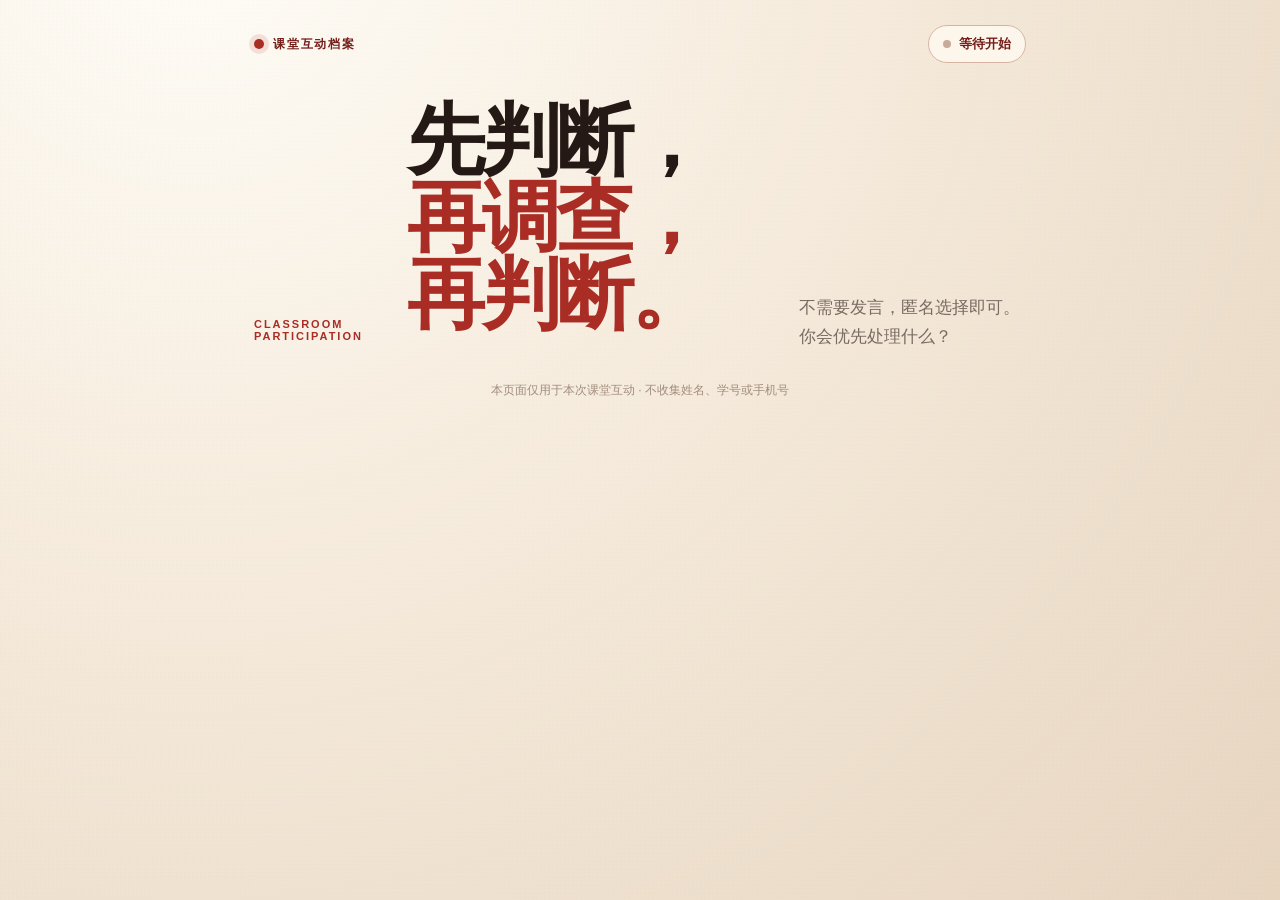
<file: index.html>
<!doctype html><html lang="zh-CN"><head><meta charset="utf-8"><meta name="viewport" content="width=device-width,initial-scale=1"><title>课堂互动｜先判断，再调查，再判断</title><link rel="stylesheet" href="./style.css"><script src="./config.js"></script></head><body class="participant-page"><main class="shell participant-shell"><header class="site-header"><div class="brand-mark"><span class="brand-dot"></span><span>课堂互动档案</span></div><div id="phaseBadge" class="phase-badge"><span class="phase-dot"></span>等待开始</div></header><section class="hero hero-participant"><p class="eyebrow">CLASSROOM PARTICIPATION</p><h1>先判断，<br><em>再调查，再判断。</em></h1><p class="hero-copy">不需要发言，匿名选择即可。你会优先处理什么？</p></section><div id="app"></div><footer class="site-footer">本页面仅用于本次课堂互动 · 不收集姓名、学号或手机号</footer></main><script type="module" src="./participant.js"></script></body></html>
</file>
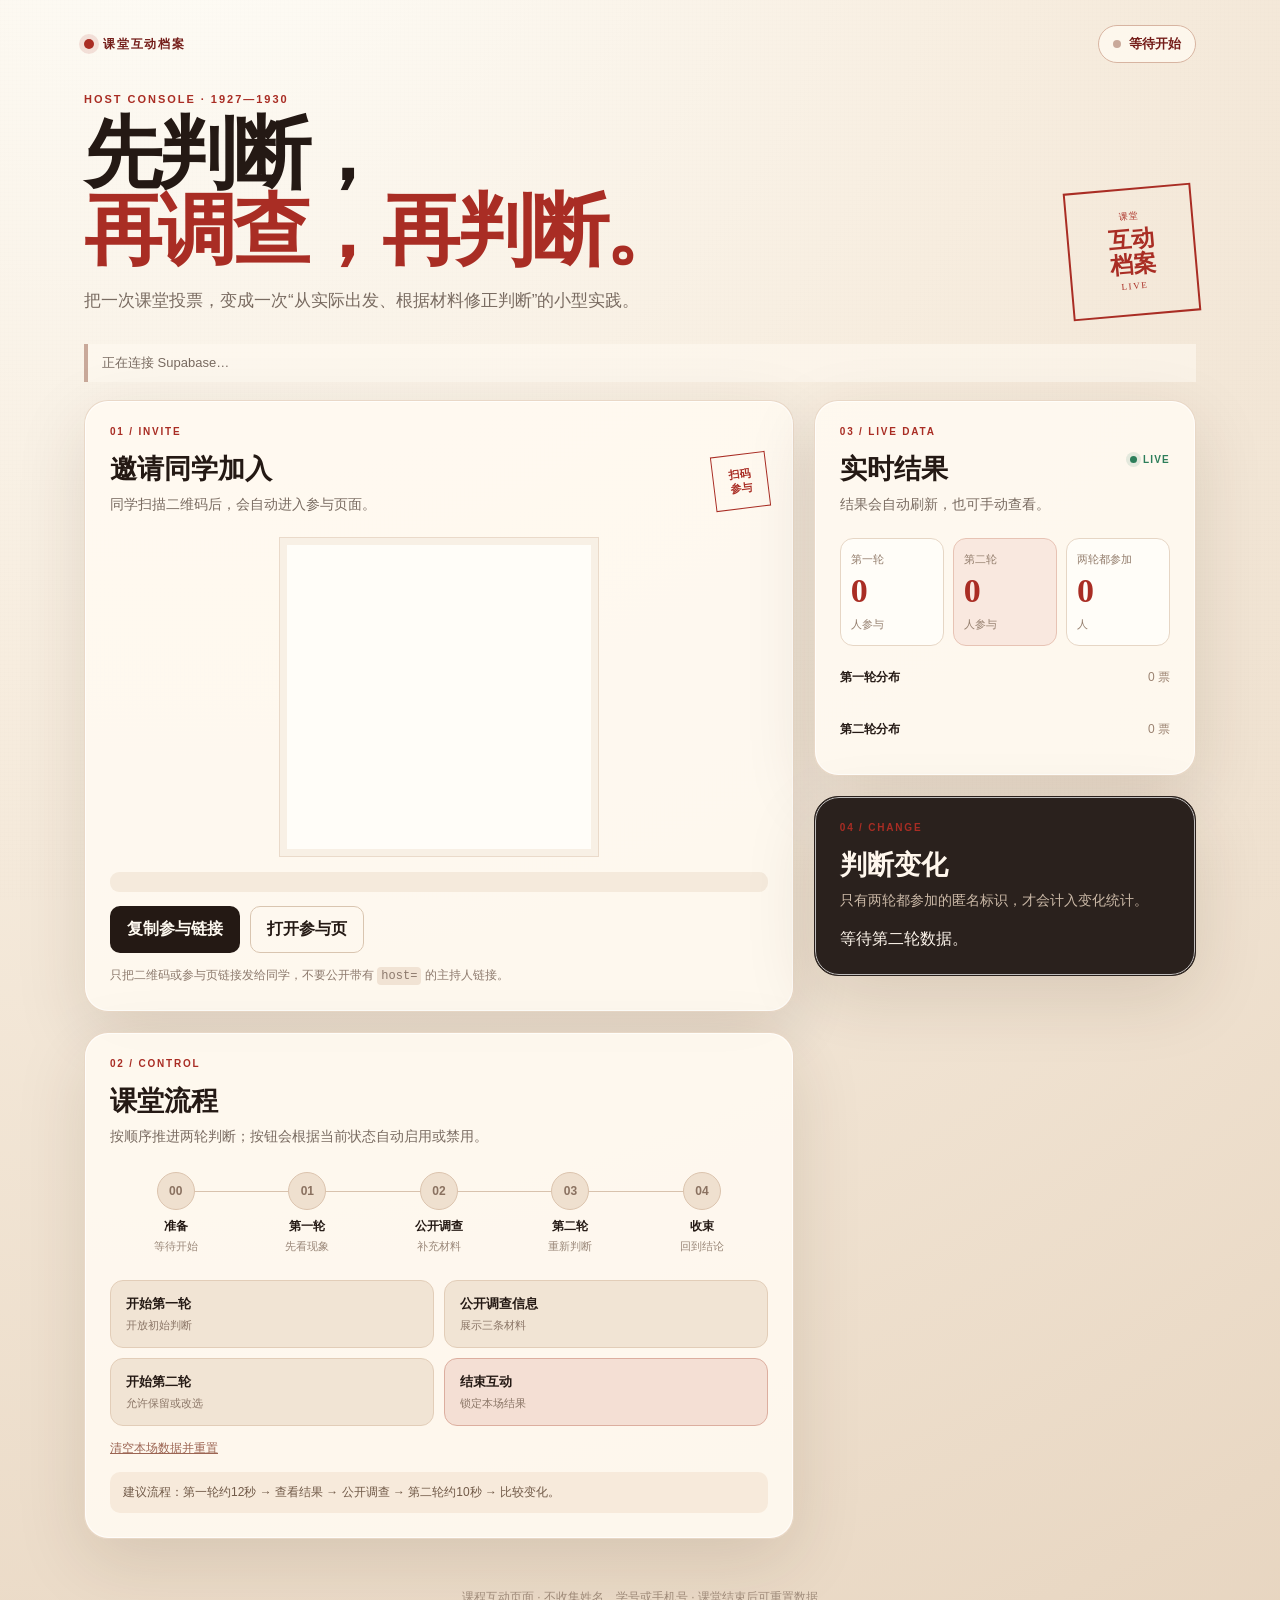
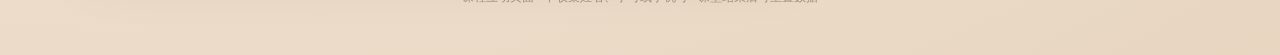
<file: admin.html>
<!doctype html>
<html lang="zh-CN">
<head>
<meta charset="utf-8"><meta name="viewport" content="width=device-width,initial-scale=1">
<title>主持人控制台｜先判断，再调查，再判断</title>
<link rel="stylesheet" href="./style.css"><script src="./config.js"></script>
<script src="./vendor/qrcode.min.js"></script>
</head>
<body class="admin-page"><main class="shell">
<header class="site-header"><div class="brand-mark"><span class="brand-dot"></span><span>课堂互动档案</span></div><div id="phaseBadge" class="phase-badge"><span class="phase-dot"></span>等待开始</div></header>
<section class="hero hero-admin"><div><p class="eyebrow">HOST CONSOLE · 1927—1930</p><h1>先判断，<br><em>再调查，再判断。</em></h1><p class="hero-copy">把一次课堂投票，变成一次“从实际出发、根据材料修正判断”的小型实践。</p></div><div class="hero-stamp"><span>课堂</span><strong>互动<br>档案</strong><span>LIVE</span></div></section>
<div id="connection" class="connection-bar">正在连接 Supabase…</div>
<section class="admin-layout"><div class="main-column">
<section class="paper-card qr-card"><div class="section-kicker">01 / INVITE</div><div class="card-heading"><div><h2>邀请同学加入</h2><p>同学扫描二维码后，会自动进入参与页面。</p></div><span class="red-seal">扫码<br>参与</span></div><div class="qr-stage"><div id="qr"></div></div><div id="participantUrl" class="share-url"></div><div class="button-row"><button id="copy" class="button button-dark">复制参与链接</button><button id="open" class="button button-outline">打开参与页</button></div><p class="microcopy">只把二维码或参与页链接发给同学，不要公开带有 <code>host=</code> 的主持人链接。</p></section>
<section class="paper-card flow-card"><div class="section-kicker">02 / CONTROL</div><div class="card-heading"><div><h2>课堂流程</h2><p>按顺序推进两轮判断；按钮会根据当前状态自动启用或禁用。</p></div></div><div class="flow-steps"><div class="flow-line"></div><div class="flow-step" data-step="waiting"><span>00</span><b>准备</b><small>等待开始</small></div><div class="flow-step" data-step="round1"><span>01</span><b>第一轮</b><small>先看现象</small></div><div class="flow-step" data-step="revealed"><span>02</span><b>公开调查</b><small>补充材料</small></div><div class="flow-step" data-step="round2"><span>03</span><b>第二轮</b><small>重新判断</small></div><div class="flow-step" data-step="closed"><span>04</span><b>收束</b><small>回到结论</small></div></div><div class="control-grid"><button class="control-button" data-action="start"><span>开始第一轮</span><small>开放初始判断</small></button><button class="control-button" data-action="reveal"><span>公开调查信息</span><small>展示三条材料</small></button><button class="control-button" data-action="round2"><span>开始第二轮</span><small>允许保留或改选</small></button><button class="control-button control-end" data-action="close"><span>结束互动</span><small>锁定本场结果</small></button></div><button class="reset-link" data-action="reset">清空本场数据并重置</button><div id="controlMessage" class="inline-message">建议流程：第一轮约12秒 → 查看结果 → 公开调查 → 第二轮约10秒 → 比较变化。</div></section>
</div><aside class="side-column"><section class="paper-card live-card"><div class="section-kicker">03 / LIVE DATA</div><div class="card-heading"><div><h2>实时结果</h2><p>结果会自动刷新，也可手动查看。</p></div><span class="live-pill"><i></i> LIVE</span></div><div class="metric-grid"><div class="metric"><small>第一轮</small><strong id="t1">0</strong><span>人参与</span></div><div class="metric metric-accent"><small>第二轮</small><strong id="t2">0</strong><span>人参与</span></div><div class="metric"><small>两轮都参加</small><strong id="paired">0</strong><span>人</span></div></div><div class="result-block"><div class="result-title"><b>第一轮分布</b><span id="total1">0 票</span></div><div id="bars1" class="bars"></div></div><div class="result-block"><div class="result-title"><b>第二轮分布</b><span id="total2">0 票</span></div><div id="bars2" class="bars"></div></div></section><section class="paper-card change-card"><div class="section-kicker">04 / CHANGE</div><h2>判断变化</h2><p>只有两轮都参加的匿名标识，才会计入变化统计。</p><div id="moves" class="change-summary">等待第二轮数据。</div></section></aside></section><footer class="site-footer">课程互动页面 · 不收集姓名、学号或手机号 · 课堂结束后可重置数据</footer></main><script type="module" src="./admin.js"></script></body></html>
</file>
<file: style.css>
:root{--ink:#241914;--muted:#796b61;--red:#a92d24;--red-deep:#741d19;--paper:#fffaf1;--paper2:#fffdf8;--cream:#f2e5d2;--line:#decdbb;--green:#2d7e5a;--shadow:0 22px 70px rgba(65,35,18,.13)}*{box-sizing:border-box}html{min-height:100%;background:#e9dccb}body{margin:0;color:var(--ink);font-family:-apple-system,BlinkMacSystemFont,"PingFang SC","Microsoft YaHei",sans-serif;background:radial-gradient(circle at 15% -10%,#fffef9 0,#f7eddf 40%,#e7d5c0 100%);min-height:100vh}body:before{content:"";position:fixed;inset:0;pointer-events:none;opacity:.18;background-image:linear-gradient(rgba(100,50,20,.04) 1px,transparent 1px),linear-gradient(90deg,rgba(100,50,20,.025) 1px,transparent 1px);background-size:4px 4px}.shell{max-width:1160px;margin:0 auto;padding:25px 24px 50px;position:relative}.site-header{display:flex;align-items:center;justify-content:space-between;margin-bottom:30px}.brand-mark{font-size:12px;letter-spacing:.15em;text-transform:uppercase;font-weight:900;color:var(--red-deep);display:flex;align-items:center;gap:9px}.brand-dot{width:10px;height:10px;border-radius:50%;background:var(--red);box-shadow:0 0 0 5px rgba(169,45,36,.12)}.phase-badge{display:inline-flex;align-items:center;gap:8px;border:1px solid #d7b4a1;border-radius:999px;padding:9px 14px;background:rgba(255,250,241,.78);font-size:13px;font-weight:800;color:var(--red-deep)}.phase-dot{width:8px;height:8px;border-radius:50%;background:#c9a99a}.hero{display:flex;align-items:flex-end;justify-content:space-between;gap:30px;margin:12px 0 28px}.hero h1{font-family:Georgia,"Songti SC",serif;font-size:clamp(40px,7vw,78px);line-height:.99;letter-spacing:-.045em;margin:9px 0 18px;font-weight:900}.hero h1 em{color:var(--red);font-style:normal}.eyebrow{font-size:11px;letter-spacing:.18em;text-transform:uppercase;font-weight:900;color:var(--red);margin:0 0 10px}.hero-copy{max-width:620px;color:var(--muted);font-size:17px;line-height:1.7;margin:0}.hero-stamp{width:128px;height:128px;border:2px solid var(--red);color:var(--red);transform:rotate(-5deg);display:flex;flex-direction:column;align-items:center;justify-content:center;gap:5px;line-height:1.1;text-align:center;font-family:Georgia,"Songti SC",serif}.hero-stamp strong{font-size:23px}.hero-stamp span{font-size:9px;letter-spacing:.18em}.connection-bar{border-left:4px solid #c9a99a;background:rgba(255,250,241,.58);padding:10px 14px;color:var(--muted);font-size:13px;margin:0 0 18px}.connection-bar.good{border-color:var(--green);color:#296648}.connection-bar.warn{border-color:#b97922;color:#7f551a}.connection-bar.error{border-color:var(--red);color:var(--red-deep)}.admin-layout{display:grid;grid-template-columns:minmax(0,1.3fr) minmax(330px,.7fr);gap:20px}.paper-card{background:rgba(255,250,241,.9);border:1px solid rgba(177,131,94,.28);border-radius:24px;box-shadow:var(--shadow);padding:25px;margin-bottom:20px;position:relative;overflow:hidden}.paper-card:after{content:"";position:absolute;inset:0;pointer-events:none;border:1px solid rgba(255,255,255,.7);border-radius:24px}.section-kicker{font-size:10px;letter-spacing:.18em;color:var(--red);font-weight:900;margin-bottom:17px}.card-heading{display:flex;justify-content:space-between;gap:20px;align-items:flex-start}.card-heading h2,.paper-card h2{font-family:Georgia,"Songti SC",serif;font-size:27px;margin:0 0 8px;line-height:1.15}.card-heading p,.paper-card p{color:var(--muted);font-size:14px;line-height:1.6;margin:0}.red-seal{width:55px;height:55px;border:1.5px solid var(--red);color:var(--red);font-size:11px;font-weight:900;line-height:1.2;display:flex;justify-content:center;align-items:center;text-align:center;transform:rotate(-7deg)}.qr-stage{margin:21px auto 15px;width:min(320px,100%);aspect-ratio:1;background:#fffdf8;border:1px solid #eadaca;padding:14px;display:flex;align-items:center;justify-content:center;box-shadow:inset 0 0 0 7px #f8f0e5}.qr-stage #qr{line-height:0}.qr-stage canvas,.qr-stage img{max-width:100%;height:auto;display:block}.share-url{background:#f5eadc;border-radius:9px;padding:10px 12px;word-break:break-all;color:#6b5544;font:12px ui-monospace,SFMono-Regular,Menlo,monospace}.button-row,.actions{display:flex;flex-wrap:wrap;gap:10px;margin-top:14px}.button{font:inherit;cursor:pointer;border-radius:10px;padding:12px 16px;font-weight:850;border:1px solid transparent;transition:.16s}.button:hover{transform:translateY(-1px)}.button-dark{background:var(--ink);color:#fffaf1}.button-outline{background:transparent;color:var(--ink);border-color:#d9c5b0}.microcopy{font-size:12px!important;color:#8c796c!important;margin-top:13px!important}.microcopy code{background:#f1e3d4;padding:2px 4px;border-radius:4px}.flow-steps{display:grid;grid-template-columns:repeat(5,1fr);position:relative;margin:25px 0 26px}.flow-line{position:absolute;left:8%;right:8%;top:19px;height:1px;background:#d8c2ad}.flow-step{text-align:center;position:relative;z-index:1}.flow-step span{display:flex;margin:0 auto 8px;align-items:center;justify-content:center;width:38px;height:38px;border-radius:50%;background:#efe0cf;border:1px solid #dbc3ad;color:#8a7160;font-weight:900;font-size:12px}.flow-step b{display:block;font-size:12px}.flow-step small{display:block;color:#9a8779;font-size:11px;margin-top:4px}.flow-step.current span{background:var(--red);border-color:var(--red);color:#fff}.flow-step.current b{color:var(--red)}.flow-step.done span{background:#dcecdf;border-color:#98c0a4;color:#286346}.control-grid{display:grid;grid-template-columns:repeat(2,1fr);gap:10px}.control-button{background:#f1e4d4;border:1px solid #e2cdb8;border-radius:13px;padding:14px 15px;text-align:left;cursor:pointer;color:var(--ink);transition:.16s}.control-button:hover:not(:disabled){background:#ead3bf;transform:translateY(-1px)}.control-button:disabled{opacity:.42;cursor:not-allowed}.control-button.busy{opacity:.6}.control-button span{display:block;font-weight:900}.control-button small{display:block;color:#8b7667;margin-top:5px}.control-end{background:#f4dfd4;border-color:#dcae9f}.reset-link{background:transparent;color:#9c6553;border:0;text-decoration:underline;font-size:12px;cursor:pointer;margin-top:14px;padding:0}.inline-message{padding:11px 13px;border-radius:10px;background:#f7eadb;color:#715a48;font-size:12px;line-height:1.55;margin-top:15px}.inline-message.success{background:#e5f3e9;color:#286448}.inline-message.error{background:#f8e0da;color:#86271f}.inline-message.warn{background:#fff0d6;color:#82541b}.live-pill{font-size:10px;letter-spacing:.12em;color:var(--green);font-weight:900;display:flex;align-items:center;gap:6px}.live-pill i{width:7px;height:7px;border-radius:50%;background:var(--green);box-shadow:0 0 0 4px rgba(45,126,90,.12)}.metric-grid{display:grid;grid-template-columns:repeat(3,1fr);gap:9px;margin:22px 0}.metric{background:#fffdf8;border:1px solid #e6d6c5;padding:13px 10px;border-radius:13px}.metric small{display:block;color:#947e6d;font-size:11px}.metric strong{display:block;color:var(--red);font:800 34px Georgia,"Songti SC",serif;line-height:1.15;margin:4px 0}.metric span{font-size:11px;color:#947e6d}.metric-accent{background:#f9e8df;border-color:#e7c3b4}.result-block{margin-top:23px}.result-title{display:flex;justify-content:space-between;align-items:center;font-size:12px;margin-bottom:12px}.result-title span{color:#9a8270}.bars{display:grid;gap:10px}.bar-row{display:grid;grid-template-columns:92px 1fr 28px;gap:9px;align-items:center}.bar-label{display:flex;gap:7px;align-items:baseline}.bar-label b{color:var(--red);font-size:17px}.bar-label span{font-size:11px;color:#887466;white-space:nowrap}.bar-track{height:11px;background:#eadfd3;border-radius:999px;overflow:hidden}.bar-track i{display:block;height:100%;background:linear-gradient(90deg,var(--red),#db765e);border-radius:999px;transition:width .35s}.bar-row>strong{font-size:13px;text-align:right}.change-card{background:#2a211d;color:#fff7ed;border-color:#2a211d}.change-card h2{color:#fff7ed}.change-card p{color:#cbb9a7}.change-summary{margin-top:18px}.change-line{display:flex;align-items:baseline;gap:9px;border-bottom:1px solid rgba(255,255,255,.15);padding-bottom:14px}.change-line b{color:#f09c77;font:800 39px Georgia,"Songti SC",serif}.change-line span{color:#d8c9ba;font-size:13px}.change-grid{display:grid;grid-template-columns:1fr 1fr;gap:9px;margin-top:15px}.change-grid span{color:#cbb9a7;font-size:12px}.change-grid b{color:#fff;font-size:16px}.participant-shell{max-width:820px}.hero-participant{margin-bottom:24px}.participant-card{max-width:820px;margin:0 auto 20px}.waiting-card{text-align:center;padding:65px 25px}.empty-mark{width:70px;height:70px;border-radius:50%;background:#f1e0d0;color:var(--red);font:800 25px Georgia,"Songti SC",serif;display:flex;align-items:center;justify-content:center;margin:0 auto 22px}.round-heading{display:flex;justify-content:space-between;gap:20px;align-items:flex-start}.round-heading h2{font-size:31px;max-width:680px}.round-number{font:800 42px Georgia,"Songti SC",serif;color:#d8c0a8}.scenario{font-family:Georgia,"Songti SC",serif;font-size:25px;line-height:1.5}.options{display:grid;grid-template-columns:repeat(3,1fr);gap:14px;margin-top:23px}.option{position:relative;text-align:left;background:#fffdf8;border:2px solid #e4d4c3;padding:21px;border-radius:17px;min-height:145px;transition:.16s}.option:hover{border-color:#bd745c;transform:translateY(-2px)}.option.selected{border-color:var(--red);background:#fff0e6;box-shadow:0 0 0 5px rgba(169,45,36,.1)}.option .letter{font-size:28px;font-weight:900;color:var(--red);margin-bottom:9px}.option strong{display:block;font-size:19px}.option span{display:block;color:#8a7566;margin-top:8px;line-height:1.5}.option input{position:absolute;opacity:0}.survey{border-left:4px solid var(--red);padding:15px 18px;background:#fff4e7;line-height:1.75;margin:19px 0}.survey li{margin:6px 0}.notice{padding:14px 16px;border-radius:12px;background:#f7eadb;color:#695443;line-height:1.65}.notice.error{background:#f8e0da;color:#86271f}.site-footer{text-align:center;color:#a18d7c;font-size:12px;margin-top:30px}@media(max-width:800px){.admin-layout{grid-template-columns:1fr}.hero{align-items:flex-start}.hero-stamp{width:95px;height:95px}.hero-stamp strong{font-size:17px}.options{grid-template-columns:1fr}.flow-steps{gap:2px}.flow-step small{display:none}}@media(max-width:560px){.shell{padding:19px 14px 40px}.site-header{margin-bottom:24px}.hero h1{font-size:48px}.hero-stamp{display:none}.control-grid{grid-template-columns:1fr}.metric-grid{grid-template-columns:repeat(3,1fr)}.metric strong{font-size:27px}.bar-row{grid-template-columns:87px 1fr 24px}.bar-label span{font-size:10px}.round-heading h2{font-size:25px}.flow-step b{font-size:10px}}
</file>
